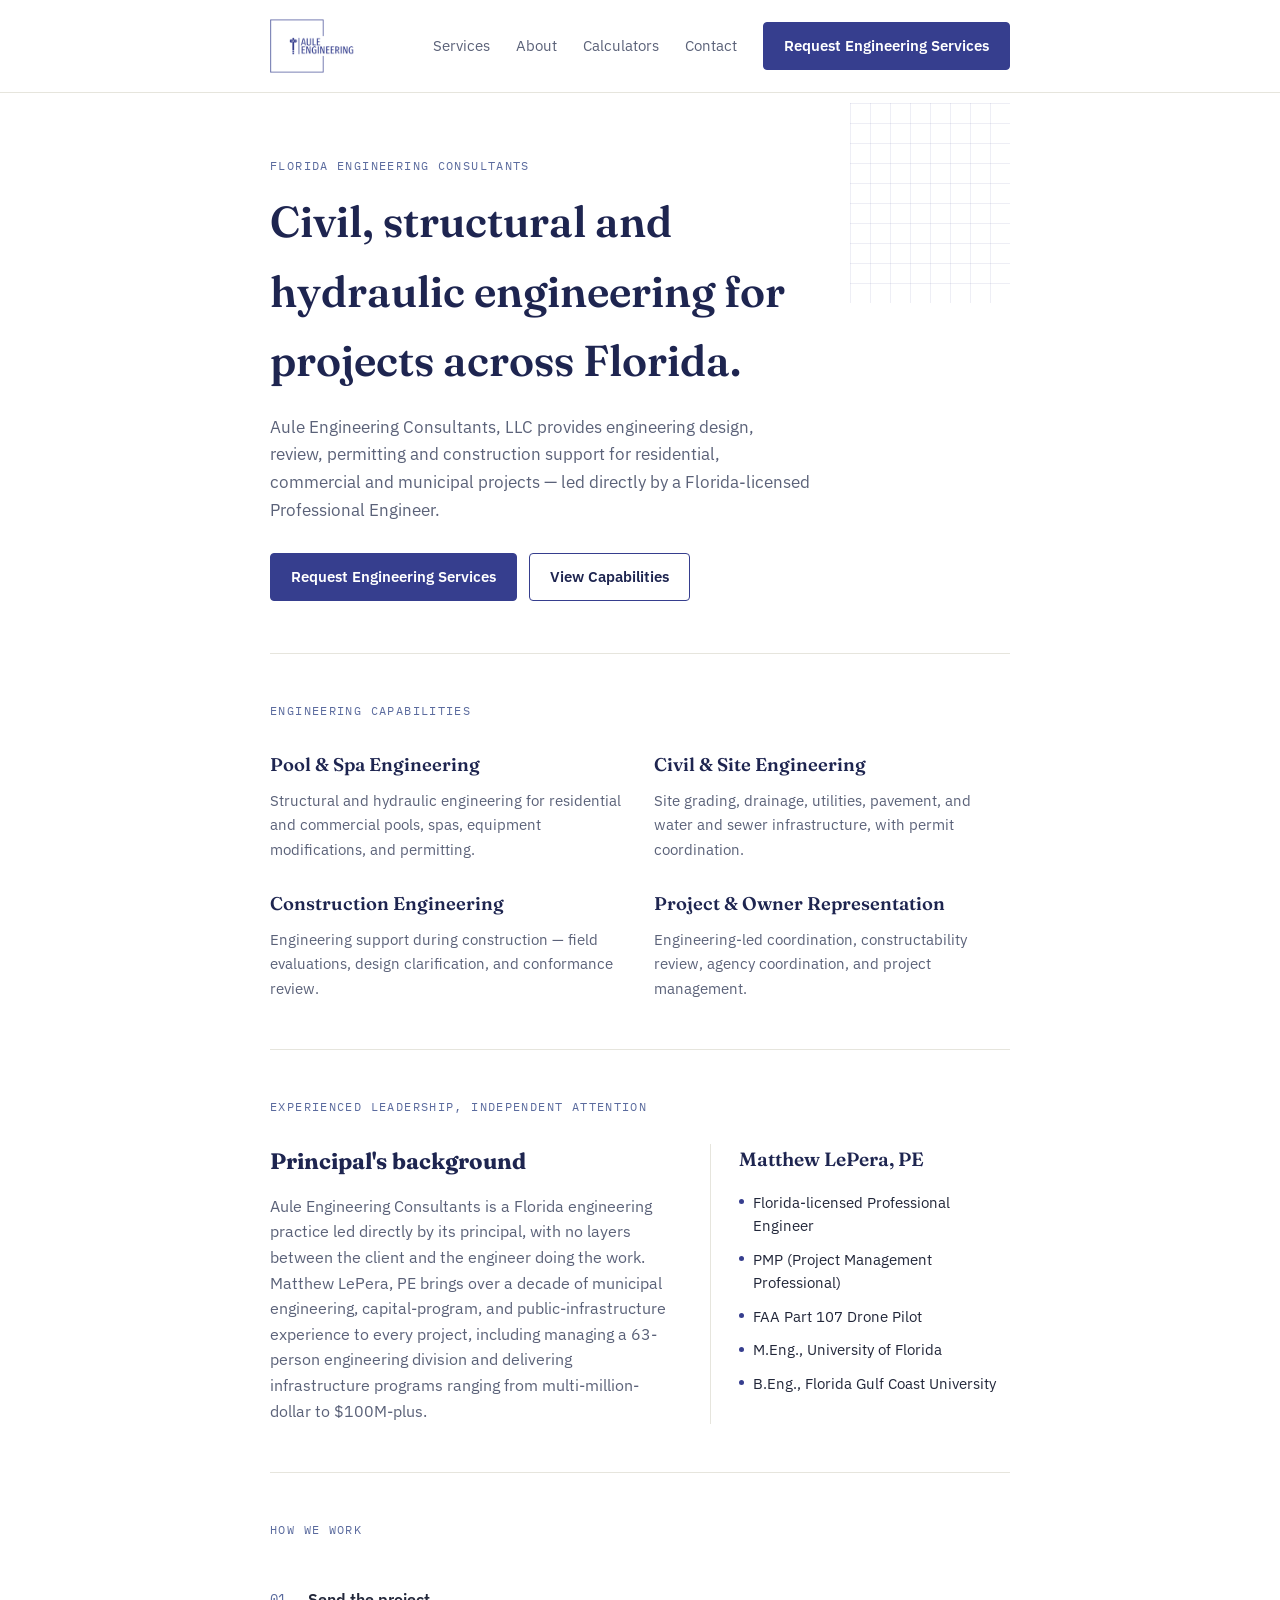
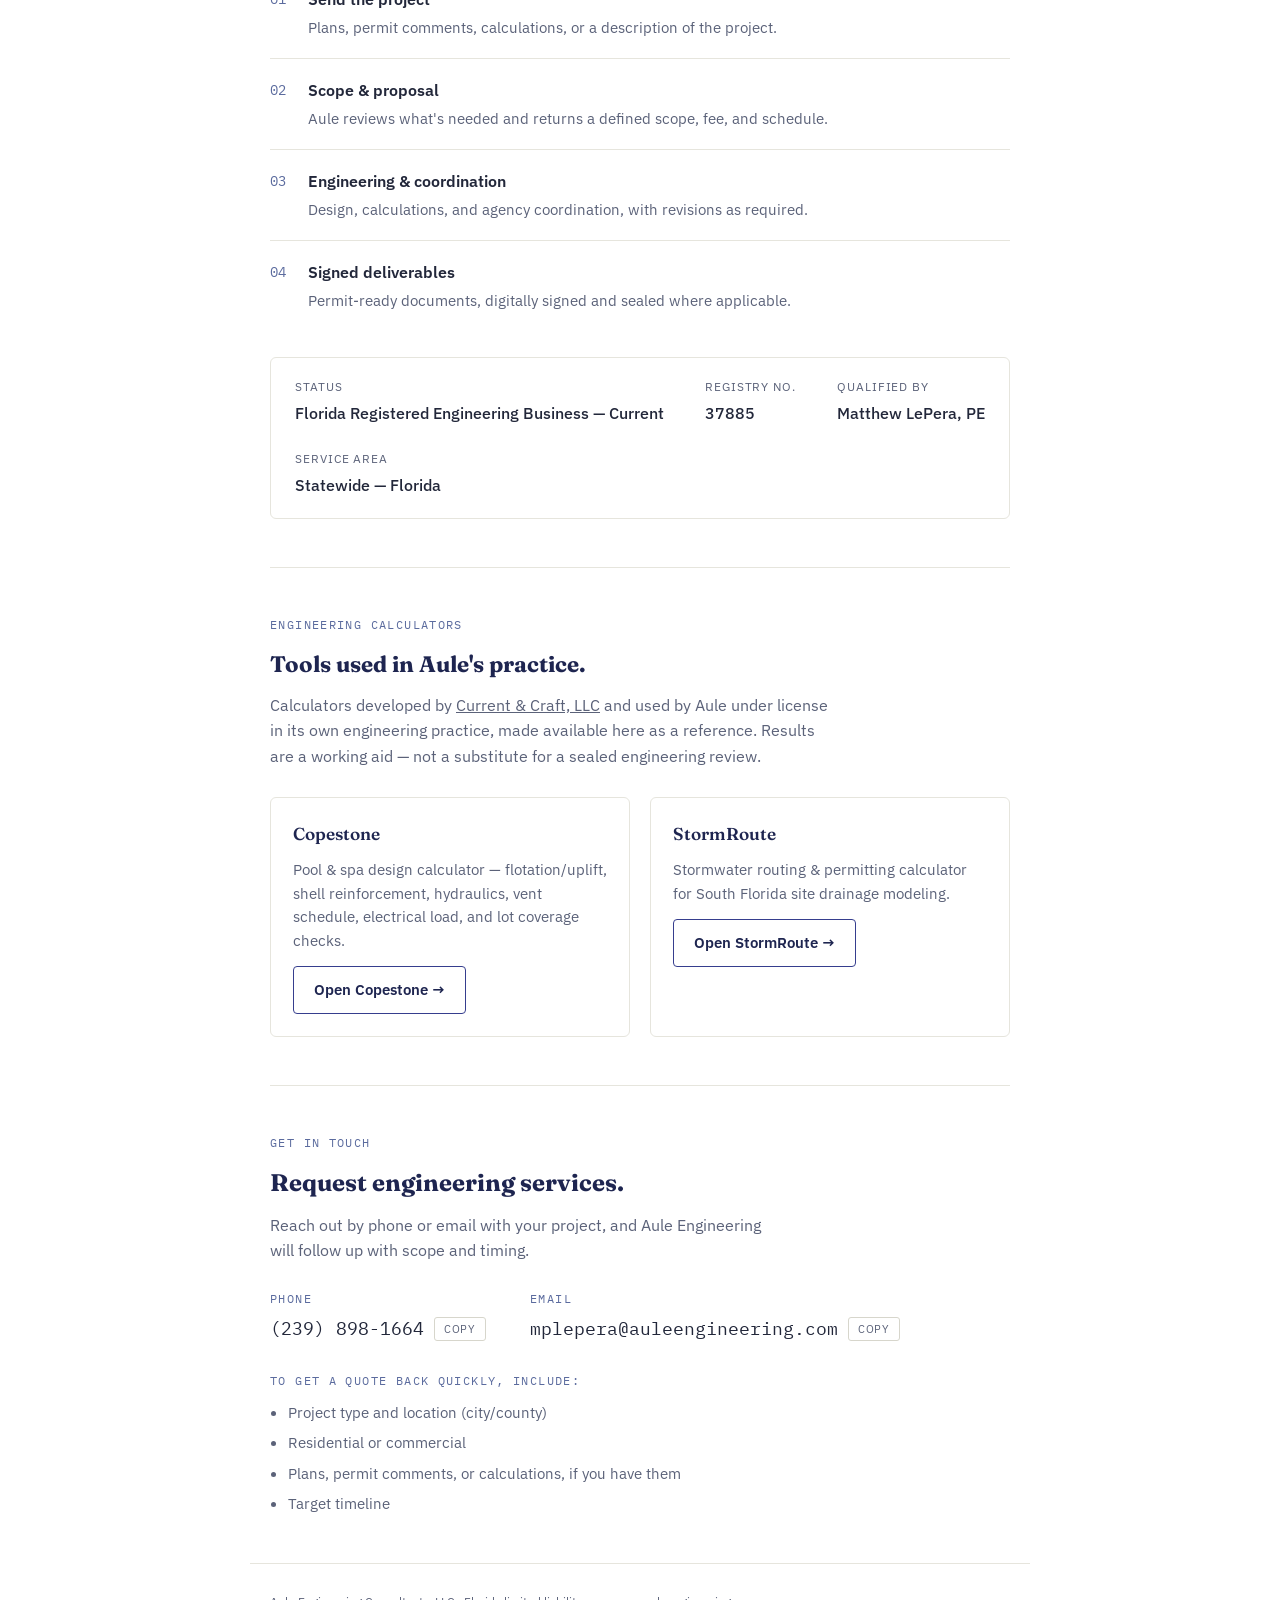
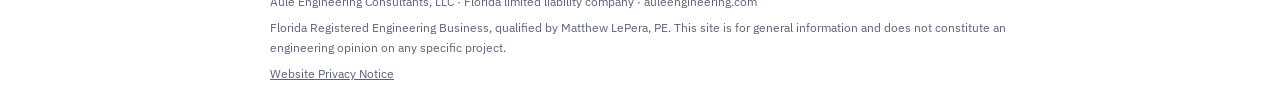
<file: index.html>
<!doctype html>
<html lang="en">
<head>
<meta charset="utf-8">
<meta name="viewport" content="width=device-width, initial-scale=1">
<title>Aule Engineering</title>
<meta name="description" content="Aule Engineering Consultants, LLC — Florida engineering consulting: pool &amp; spa, civil &amp; site, construction engineering, and project representation.">
<link rel="icon" type="image/png" href="favicon.png">
<link rel="preconnect" href="https://fonts.googleapis.com">
<link rel="preconnect" href="https://fonts.gstatic.com" crossorigin>
<link href="https://fonts.googleapis.com/css2?family=Fraunces:opsz,wght@9..144,500;9..144,600;9..144,700&family=IBM+Plex+Sans:wght@400;500;600&family=IBM+Plex+Mono:wght@500&display=swap" rel="stylesheet">
<!-- Non-advertising GA4 website analytics, with opt-out on the linked privacy page. -->
<script defer src="privacy-analytics.js"></script>
<style>
  /* Layout concept: a quiet, white consulting-firm page — logo-led header,
     a calm hero, a four-part capability list, a credentialed principal
     bio, a plain-spoken process section, and a direct contact block.
     White background always (no dark-mode flip); the brand blue is used
     only as an accent. The blueprint motif survives only as one faint
     corner mark in the hero. */
  :root{
    --bg:#FFFFFF; --surface:#FFFFFF; --ink:#22273A; --muted:#5B6279;
    --navy:#1E2550; --brand:#363E8E; --slate:#5B6B9E;
    --line:#E6E5DD; --line-strong:#D7D6CC;
    --font-display:'Fraunces',Georgia,serif;
    --font-body:'IBM Plex Sans',system-ui,sans-serif;
    --font-mono:'IBM Plex Mono',ui-monospace,monospace;
    color-scheme:light;
  }
  /* Background is always white; the brand blue is used only as an accent,
     not swapped for a dark theme. */

  *{box-sizing:border-box}
  body{background:var(--bg); color:var(--ink); font-family:var(--font-body); line-height:1.6; margin:0;}
  .wrap{max-width:780px; margin-inline:auto; padding-inline:20px;}
  h1,h2,h3{font-family:var(--font-display); text-wrap:balance; margin:0; color:var(--navy);}
  p{margin:0;}
  a{color:inherit;}
  .eyebrow{
    font-family:var(--font-mono); font-size:.72rem; letter-spacing:.12em;
    text-transform:uppercase; color:var(--slate); display:block;
  }

  header{
    position:sticky; top:env(safe-area-inset-top,0px); z-index:5;
    background:var(--bg); border-bottom:1px solid var(--line);
  }
  .headrow{display:flex; align-items:center; justify-content:space-between; gap:16px; flex-wrap:wrap; padding-block:14px;}
  .mark{display:flex; align-items:center;}
  .mark .logo-img{height:64px; width:auto; flex:none;}
  nav{display:flex; align-items:center; gap:26px; flex-wrap:wrap;}
  nav a.navlink{font-size:.92rem; color:var(--muted); text-decoration:none; border-bottom:1px solid transparent;}
  nav a.navlink:hover{color:var(--brand); border-color:var(--brand);}

  .btn{
    font-family:var(--font-body); font-weight:600; font-size:.92rem;
    padding:11px 20px; border-radius:4px; border:1px solid var(--brand);
    cursor:pointer; background:none; color:var(--navy); text-decoration:none;
    display:inline-flex; align-items:center; gap:8px; white-space:nowrap;
  }
  .btn.solid{background:var(--brand); color:var(--bg); border-color:var(--brand);}
  .btn:focus-visible{outline:2px solid var(--brand); outline-offset:2px;}

  .hero{padding-block:64px 52px; position:relative; overflow:hidden;}
  .hero .grid-mark{
    position:absolute; right:-40px; top:10px; width:200px; height:200px;
    background-image:
      linear-gradient(rgba(54,62,142,.14) 1px, transparent 1px),
      linear-gradient(90deg, rgba(54,62,142,.14) 1px, transparent 1px);
    background-size:20px 20px; opacity:.6; pointer-events:none;
  }
  .hero h1{font-size:clamp(2rem,4.6vw,2.7rem); max-width:19ch; font-weight:600;}
  .hero p.lede{margin-top:18px; max-width:54ch; color:var(--muted); font-size:1.08rem;}
  .hero .ctarow{display:flex; gap:12px; margin-top:30px; flex-wrap:wrap;}

  section{padding-block:48px; border-top:1px solid var(--line);}
  .cap-grid{display:grid; grid-template-columns:1fr 1fr; gap:28px; margin-top:30px;}
  @media (max-width:560px){ .cap-grid{grid-template-columns:1fr;} }
  .cap{min-width:0;}
  .cap h3{font-size:1.15rem; font-weight:600;}
  .cap p{margin-top:8px; color:var(--muted); font-size:.96rem;}

  .about-grid{display:flex; gap:40px; margin-top:28px; flex-wrap:wrap;}
  .about-bio{flex:1 1 360px; min-width:0;}
  .about-bio p{color:var(--muted); font-size:1rem; margin-top:14px;}
  .creds{flex:1 1 260px; min-width:0; border-left:1px solid var(--line); padding-left:28px;}
  @media (max-width:640px){ .creds{border-left:none; padding-left:0; border-top:1px solid var(--line); padding-top:20px;} }
  .creds .who{font-family:var(--font-display); font-size:1.2rem; font-weight:600; color:var(--navy);}
  .creds ul{list-style:none; margin:16px 0 0; padding:0; display:flex; flex-direction:column; gap:10px;}
  .creds li{font-size:.92rem; color:var(--ink); padding-left:14px; position:relative;}
  .creds li::before{content:""; position:absolute; left:0; top:.55em; width:5px; height:5px; background:var(--brand); border-radius:50%;}

  .steps{display:flex; flex-direction:column; gap:0; margin-top:28px;}
  .step{display:flex; gap:20px; padding-block:18px; border-top:1px solid var(--line);}
  .step:first-child{border-top:none;}
  .step .idx{font-family:var(--font-mono); color:var(--slate); font-size:.85rem; min-width:2.2ch; padding-top:3px;}
  .step .title{font-weight:600; font-size:1.02rem;}
  .step .desc{color:var(--muted); font-size:.94rem; margin-top:4px;}

  .reg-strip{
    margin-top:26px; border:1px solid var(--line); border-radius:6px; background:var(--surface);
    padding:20px 24px; display:flex; flex-wrap:wrap; gap:24px; justify-content:space-between;
  }
  .reg-item .k{font-size:.72rem; letter-spacing:.08em; text-transform:uppercase; color:var(--muted); display:block; margin-bottom:4px;}
  .reg-item .v{font-size:.98rem; font-weight:500;}
  .reg-strip a{color:var(--brand); text-decoration:underline; text-underline-offset:2px;}

  .tools-grid{display:grid; grid-template-columns:1fr 1fr; gap:20px; margin-top:28px;}
  @media (max-width:560px){ .tools-grid{grid-template-columns:1fr;} }
  .tool-card{border:1px solid var(--line); border-radius:6px; padding:22px; display:flex; flex-direction:column; gap:10px;}
  .tool-card h3{font-size:1.08rem; font-weight:600;}
  .tool-card p{color:var(--muted); font-size:.92rem;}
  .tool-card .btn{align-self:flex-start; margin-top:4px;}
  .tool-card .soon{font-family:var(--font-mono); font-size:.72rem; letter-spacing:.08em; text-transform:uppercase; color:var(--slate);}

  .contact-grid{display:flex; gap:40px; flex-wrap:wrap; margin-top:26px;}
  .contact-item{min-width:220px;}
  .contact-item .v{font-family:var(--font-mono); font-size:1.15rem; margin-top:6px; display:flex; align-items:center; gap:10px; flex-wrap:wrap;}
  .copybtn{
    font-family:var(--font-body); font-size:.68rem; letter-spacing:.06em; text-transform:uppercase;
    border:1px solid var(--line-strong); background:none; color:var(--muted); border-radius:3px;
    padding:4px 9px; cursor:pointer;
  }
  .copybtn:hover{border-color:var(--brand); color:var(--brand);}
  .copybtn[data-done="1"]{color:var(--brand); border-color:var(--brand);}
  .intake-note{margin-top:28px; max-width:56ch;}
  .intake-note .eyebrow{margin-bottom:8px;}
  .intake-note ul{margin:10px 0 0; padding-left:18px; color:var(--muted); font-size:.95rem; display:flex; flex-direction:column; gap:6px;}

  footer{padding-block:28px; padding-bottom:calc(28px + env(safe-area-inset-bottom,0px)); border-top:1px solid var(--line);}
  footer p{font-family:var(--font-body); font-size:.78rem; color:var(--muted); line-height:1.6;}
  footer p + p{margin-top:6px;}
</style>
</head>
<body data-page="home">
<header>
  <div class="wrap headrow">
    <div class="mark">
      <img src="logo.png" alt="Aule Engineering" class="logo-img">
    </div>
    <nav>
      <a class="navlink" data-analytics-nav="services" href="#services">Services</a>
      <a class="navlink" data-analytics-nav="about" href="#about">About</a>
      <a class="navlink" data-analytics-nav="tools" href="#tools">Calculators</a>
      <a class="navlink" data-analytics-nav="contact" href="#contact">Contact</a>
      <a class="btn solid" data-analytics-cta="request_services" data-analytics-placement="header" href="#contact">Request Engineering Services</a>
    </nav>
  </div>
</header>

<main class="wrap">
  <section class="hero" data-analytics-section="hero" style="border-top:none;">
    <div class="grid-mark" aria-hidden="true"></div>
    <span class="eyebrow">Florida Engineering Consultants</span>
    <h1 style="margin-top:12px;">Civil, structural and hydraulic engineering for projects across Florida.</h1>
    <p class="lede">Aule Engineering Consultants, LLC provides engineering design, review, permitting and construction support for residential, commercial and municipal projects &mdash; led directly by a Florida-licensed Professional Engineer.</p>
    <div class="ctarow">
      <a class="btn solid" data-analytics-cta="request_services" data-analytics-placement="hero" href="#contact">Request Engineering Services</a>
      <a class="btn" data-analytics-cta="view_capabilities" href="#services">View Capabilities</a>
    </div>
  </section>

  <section id="services" data-analytics-section="services">
    <span class="eyebrow">Engineering Capabilities</span>
    <div class="cap-grid">
      <div class="cap" data-analytics-service="Pool &amp; Spa Engineering">
        <h3>Pool &amp; Spa Engineering</h3>
        <p>Structural and hydraulic engineering for residential and commercial pools, spas, equipment modifications, and permitting.</p>
      </div>
      <div class="cap" data-analytics-service="Civil &amp; Site Engineering">
        <h3>Civil &amp; Site Engineering</h3>
        <p>Site grading, drainage, utilities, pavement, and water and sewer infrastructure, with permit coordination.</p>
      </div>
      <div class="cap" data-analytics-service="Construction Engineering">
        <h3>Construction Engineering</h3>
        <p>Engineering support during construction &mdash; field evaluations, design clarification, and conformance review.</p>
      </div>
      <div class="cap" data-analytics-service="Project &amp; Owner Representation">
        <h3>Project &amp; Owner Representation</h3>
        <p>Engineering-led coordination, constructability review, agency coordination, and project management.</p>
      </div>
    </div>
  </section>

  <section id="about" data-analytics-section="about">
    <span class="eyebrow">Experienced Leadership, Independent Attention</span>
    <div class="about-grid">
      <div class="about-bio">
        <h2 style="font-size:1.4rem;">Principal's background</h2>
        <p>Aule Engineering Consultants is a Florida engineering practice led directly by its principal, with no layers between the client and the engineer doing the work. Matthew LePera, PE brings over a decade of municipal engineering, capital-program, and public-infrastructure experience to every project, including managing a 63-person engineering division and delivering infrastructure programs ranging from multi-million-dollar to $100M-plus.</p>
      </div>
      <div class="creds">
        <div class="who">Matthew LePera, PE</div>
        <ul>
          <li>Florida-licensed Professional Engineer</li>
          <li>PMP (Project Management Professional)</li>
          <li>FAA Part 107 Drone Pilot</li>
          <li>M.Eng., University of Florida</li>
          <li>B.Eng., Florida Gulf Coast University</li>
        </ul>
      </div>
    </div>
  </section>

  <section id="process" data-analytics-section="process">
    <span class="eyebrow">How We Work</span>
    <div class="steps">
      <div class="step">
        <div class="idx">01</div>
        <div><div class="title">Send the project</div><div class="desc">Plans, permit comments, calculations, or a description of the project.</div></div>
      </div>
      <div class="step">
        <div class="idx">02</div>
        <div><div class="title">Scope &amp; proposal</div><div class="desc">Aule reviews what's needed and returns a defined scope, fee, and schedule.</div></div>
      </div>
      <div class="step">
        <div class="idx">03</div>
        <div><div class="title">Engineering &amp; coordination</div><div class="desc">Design, calculations, and agency coordination, with revisions as required.</div></div>
      </div>
      <div class="step">
        <div class="idx">04</div>
        <div><div class="title">Signed deliverables</div><div class="desc">Permit-ready documents, digitally signed and sealed where applicable.</div></div>
      </div>
    </div>
    <div class="reg-strip">
      <div class="reg-item">
        <span class="k">Status</span>
        <span class="v">Florida Registered Engineering Business &mdash; Current</span>
      </div>
      <div class="reg-item">
        <span class="k">Registry No.</span>
        <span class="v">37885</span>
      </div>
      <div class="reg-item">
        <span class="k">Qualified By</span>
        <span class="v">Matthew LePera, PE</span>
      </div>
      <div class="reg-item">
        <span class="k">Service Area</span>
        <span class="v">Statewide &mdash; Florida</span>
      </div>
    </div>
  </section>

  <section id="tools" data-analytics-section="tools">
    <span class="eyebrow">Engineering Calculators</span>
    <h2 style="margin-top:12px; font-size:1.4rem;">Tools used in Aule's practice.</h2>
    <p style="color:var(--muted); margin-top:10px; max-width:56ch;">Calculators developed by <a href="https://currentandcraft.net/" target="_blank" rel="noopener noreferrer">Current &amp; Craft, LLC</a> and used by Aule under license in its own engineering practice, made available here as a reference. Results are a working aid &mdash; not a substitute for a sealed engineering review.</p>
    <div class="tools-grid">
      <div class="tool-card" data-analytics-tool="copestone">
        <h3>Copestone</h3>
        <p>Pool &amp; spa design calculator &mdash; flotation/uplift, shell reinforcement, hydraulics, vent schedule, electrical load, and lot coverage checks.</p>
        <a class="btn" href="https://copestone.onrender.com" target="_blank" rel="noopener" data-tool="copestone">Open Copestone &rarr;</a>
      </div>
      <div class="tool-card" data-analytics-tool="stormroute">
        <h3>StormRoute</h3>
        <p>Stormwater routing &amp; permitting calculator for South Florida site drainage modeling.</p>
        <a class="btn" href="https://hydraulic-modeling.onrender.com" target="_blank" rel="noopener" data-tool="stormroute">Open StormRoute &rarr;</a>
      </div>
    </div>
  </section>

  <section id="contact" data-analytics-section="contact" style="border-bottom:none;">
    <span class="eyebrow">Get in Touch</span>
    <h2 style="margin-top:12px; font-size:1.5rem;">Request engineering services.</h2>
    <p style="color:var(--muted); margin-top:10px; max-width:50ch;">Reach out by phone or email with your project, and Aule Engineering will follow up with scope and timing.</p>
    <div class="contact-grid">
      <div class="contact-item">
        <span class="eyebrow">Phone</span>
        <div class="v">
          <span id="phoneText">(239) 898-1664</span>
          <button class="copybtn" id="copyPhone" data-analytics-contact="phone" type="button">Copy</button>
        </div>
      </div>
      <div class="contact-item">
        <span class="eyebrow">Email</span>
        <div class="v">
          <span id="emailText">mplepera@auleengineering.com</span>
          <button class="copybtn" id="copyEmail" data-analytics-contact="email" type="button">Copy</button>
        </div>
      </div>
    </div>
    <div class="intake-note">
      <span class="eyebrow">To get a quote back quickly, include:</span>
      <ul>
        <li>Project type and location (city/county)</li>
        <li>Residential or commercial</li>
        <li>Plans, permit comments, or calculations, if you have them</li>
        <li>Target timeline</li>
      </ul>
    </div>
  </section>
</main>

<footer class="wrap">
  <p>Aule Engineering Consultants, LLC &middot; Florida limited liability company &middot; auleengineering.com</p>
  <p>Florida Registered Engineering Business, qualified by Matthew LePera, PE. This site is for general information and does not constitute an engineering opinion on any specific project.</p>
  <p><a href="privacy.html">Website Privacy Notice</a></p>
</footer>

<script>
  function wireCopy(btnId, textId){
    var btn = document.getElementById(btnId);
    var el = document.getElementById(textId);
    if(!btn || !el) return;
    btn.addEventListener('click', function(){
      var value = el.textContent;
      function done(){
        btn.textContent = 'Copied';
        btn.setAttribute('data-done','1');
        setTimeout(function(){ btn.textContent='Copy'; btn.removeAttribute('data-done'); }, 1600);
      }
      try{
        navigator.clipboard.writeText(value).then(done).catch(function(){
          try{
            var range = document.createRange();
            range.selectNodeContents(el);
            var sel = window.getSelection();
            sel.removeAllRanges();
            sel.addRange(range);
            done();
          }catch(e){}
        });
      }catch(e){
        try{
          var range = document.createRange();
          range.selectNodeContents(el);
          var sel = window.getSelection();
          sel.removeAllRanges();
          sel.addRange(range);
          done();
        }catch(e2){}
      }
    });
  }
  wireCopy('copyPhone','phoneText');
  wireCopy('copyEmail','emailText');

  // Privacy-aware site analytics is handled by privacy-analytics.js.
  // No phone numbers, email addresses, form data, or project data are included in GA4 events.
</script>
</body>
</html>
</file>
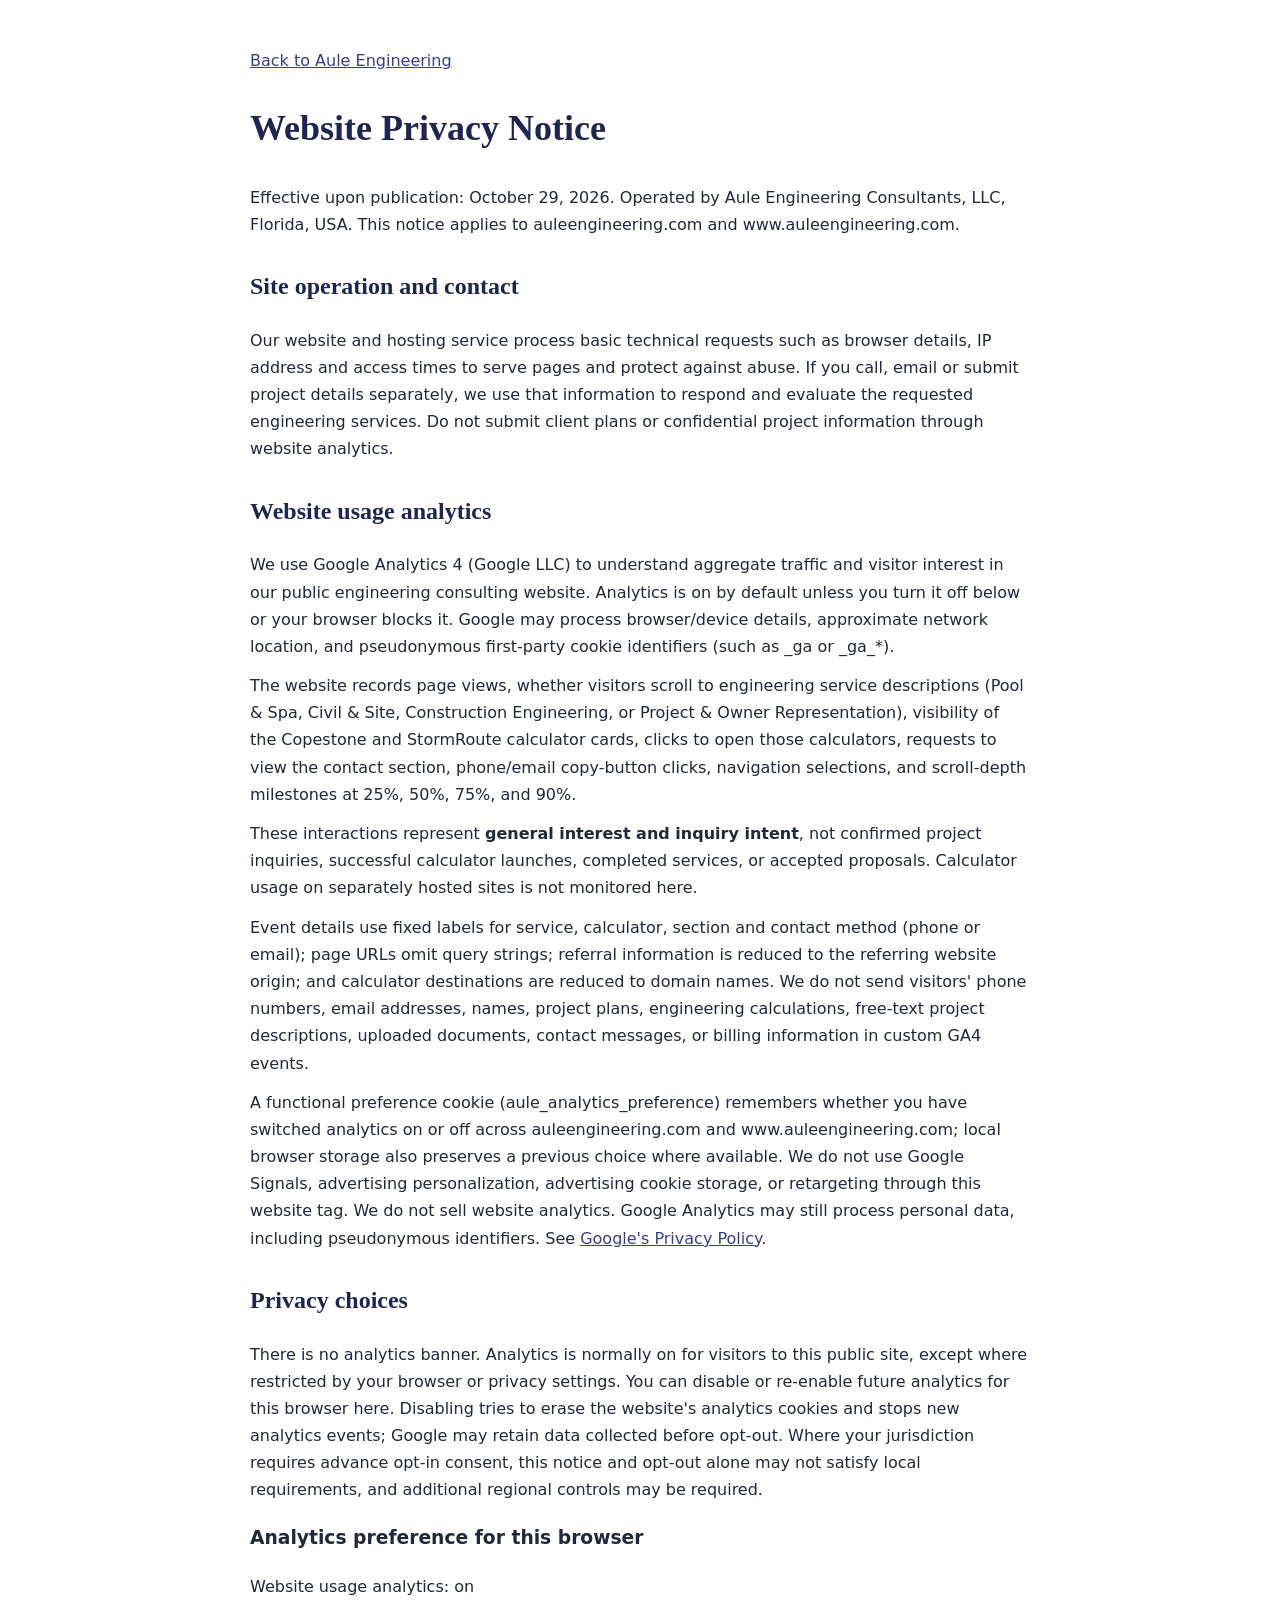
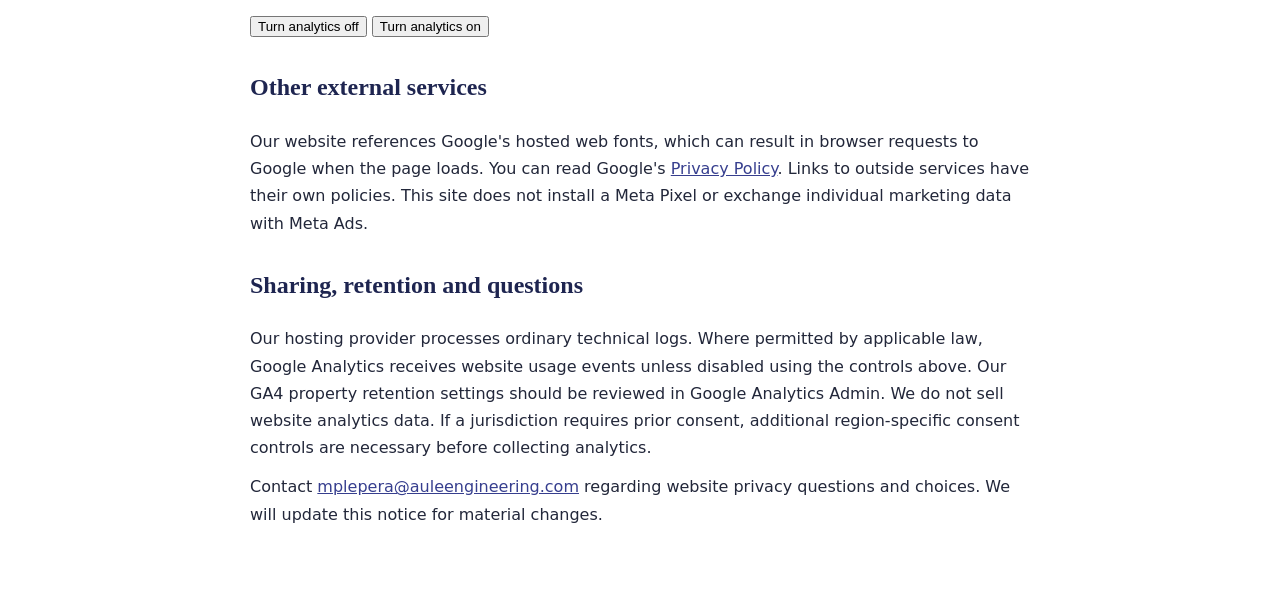
<file: privacy.html>
<!doctype html><html lang="en"><head>
<meta charset="utf-8"><meta name="viewport" content="width=device-width,initial-scale=1">
<title>Aule Engineering — Website Privacy Notice</title>
<link rel="canonical" href="https://auleengineering.com/privacy.html">
<style>body{background:white;color:#22273a;font:16px/1.7 system-ui,Arial,sans-serif;max-width:780px;margin:auto;padding:35px 24px 75px}
h1,h2{font-family:Georgia,serif;color:#1e2550}h1{font-size:36px}h2{font-size:24px;margin-top:28px}
a{color:#363e8e}p{margin:12px 0}</style></head><body>
<p><a href="index.html">Back to Aule Engineering</a></p>
<h1>Website Privacy Notice</h1>
<p>Effective upon publication: October 29, 2026. Operated by Aule Engineering Consultants, LLC,
Florida, USA. This notice applies to auleengineering.com and www.auleengineering.com.</p>
<h2>Site operation and contact</h2>
<p>Our website and hosting service process basic technical requests such as browser details, IP address
and access times to serve pages and protect against abuse. If you call, email or submit project
details separately, we use that information to respond and evaluate the requested engineering services.
Do not submit client plans or confidential project information through website analytics.</p>
<h2>Website usage analytics</h2>
<p>We use Google Analytics 4 (Google LLC) to understand aggregate traffic and visitor
interest in our public engineering consulting website. Analytics is on by default unless
you turn it off below or your browser blocks it. Google may process browser/device details,
approximate network location, and pseudonymous first-party cookie identifiers
(such as _ga or _ga_*).</p>
<p>The website records page views, whether visitors scroll to engineering service
descriptions (Pool &amp; Spa, Civil &amp; Site, Construction Engineering, or Project &amp; Owner
Representation), visibility of the Copestone and StormRoute calculator cards,
clicks to open those calculators, requests to view the contact section,
phone/email copy-button clicks, navigation selections, and scroll-depth milestones
at 25%, 50%, 75%, and 90%.</p>
<p>These interactions represent <strong>general interest and inquiry intent</strong>, not
confirmed project inquiries, successful calculator launches, completed services, or
accepted proposals. Calculator usage on separately hosted sites is not monitored here.</p>
<p>Event details use fixed labels for service, calculator, section and contact method
(phone or email); page URLs omit query strings; referral information is reduced to the
referring website origin; and calculator destinations are reduced to domain names.
We do not send visitors' phone numbers, email addresses, names, project plans,
engineering calculations, free-text project descriptions, uploaded documents, contact
messages, or billing information in custom GA4 events.</p>
<p>A functional preference cookie (aule_analytics_preference) remembers whether you
have switched analytics on or off across auleengineering.com and www.auleengineering.com;
local browser storage also preserves a previous choice where available.
We do not use Google Signals, advertising personalization, advertising cookie storage,
or retargeting through this website tag. We do not sell website analytics.
Google Analytics may still process personal data, including pseudonymous identifiers.
See <a href="https://policies.google.com/privacy">Google's Privacy Policy</a>.</p>
<h2>Privacy choices</h2>
<p>There is no analytics banner. Analytics is normally on for visitors to this public site,
except where restricted by your browser or privacy settings. You can disable or re-enable
future analytics for this browser here. Disabling tries to erase the website's analytics
cookies and stops new analytics events; Google may retain data collected before opt-out.
Where your jurisdiction requires advance opt-in consent, this notice and opt-out alone
may not satisfy local requirements, and additional regional controls may be required.</p>
<section id="analytics-controls" aria-label="Google Analytics preferences">
  <h3>Analytics preference for this browser</h3>
  <p id="aule-analytics-status" role="status">Website usage analytics: on</p>
  <button type="button" id="aule-analytics-reject">Turn analytics off</button>
  <button type="button" id="aule-analytics-accept">Turn analytics on</button>
</section>
<h2>Other external services</h2>
<p>Our website references Google's hosted web fonts, which can result in browser requests
to Google when the page loads. You can read Google's <a href="https://policies.google.com/privacy">Privacy Policy</a>.
Links to outside services have their own policies. This site does not install a Meta Pixel
or exchange individual marketing data with Meta Ads.</p>
<h2>Sharing, retention and questions</h2>
<p>Our hosting provider processes ordinary technical logs. Where permitted by applicable
law, Google Analytics receives website usage events unless disabled using the controls above.
Our GA4 property retention settings should be reviewed in Google Analytics Admin.
We do not sell website analytics data. If a jurisdiction requires prior consent,
additional region-specific consent controls are necessary before collecting analytics.</p>
<p>Contact <a href="mailto:mplepera@auleengineering.com">mplepera@auleengineering.com</a>
regarding website privacy questions and choices. We will update this notice for material changes.</p>
<script src="privacy-analytics.js" defer></script>
</body></html>
</file>
